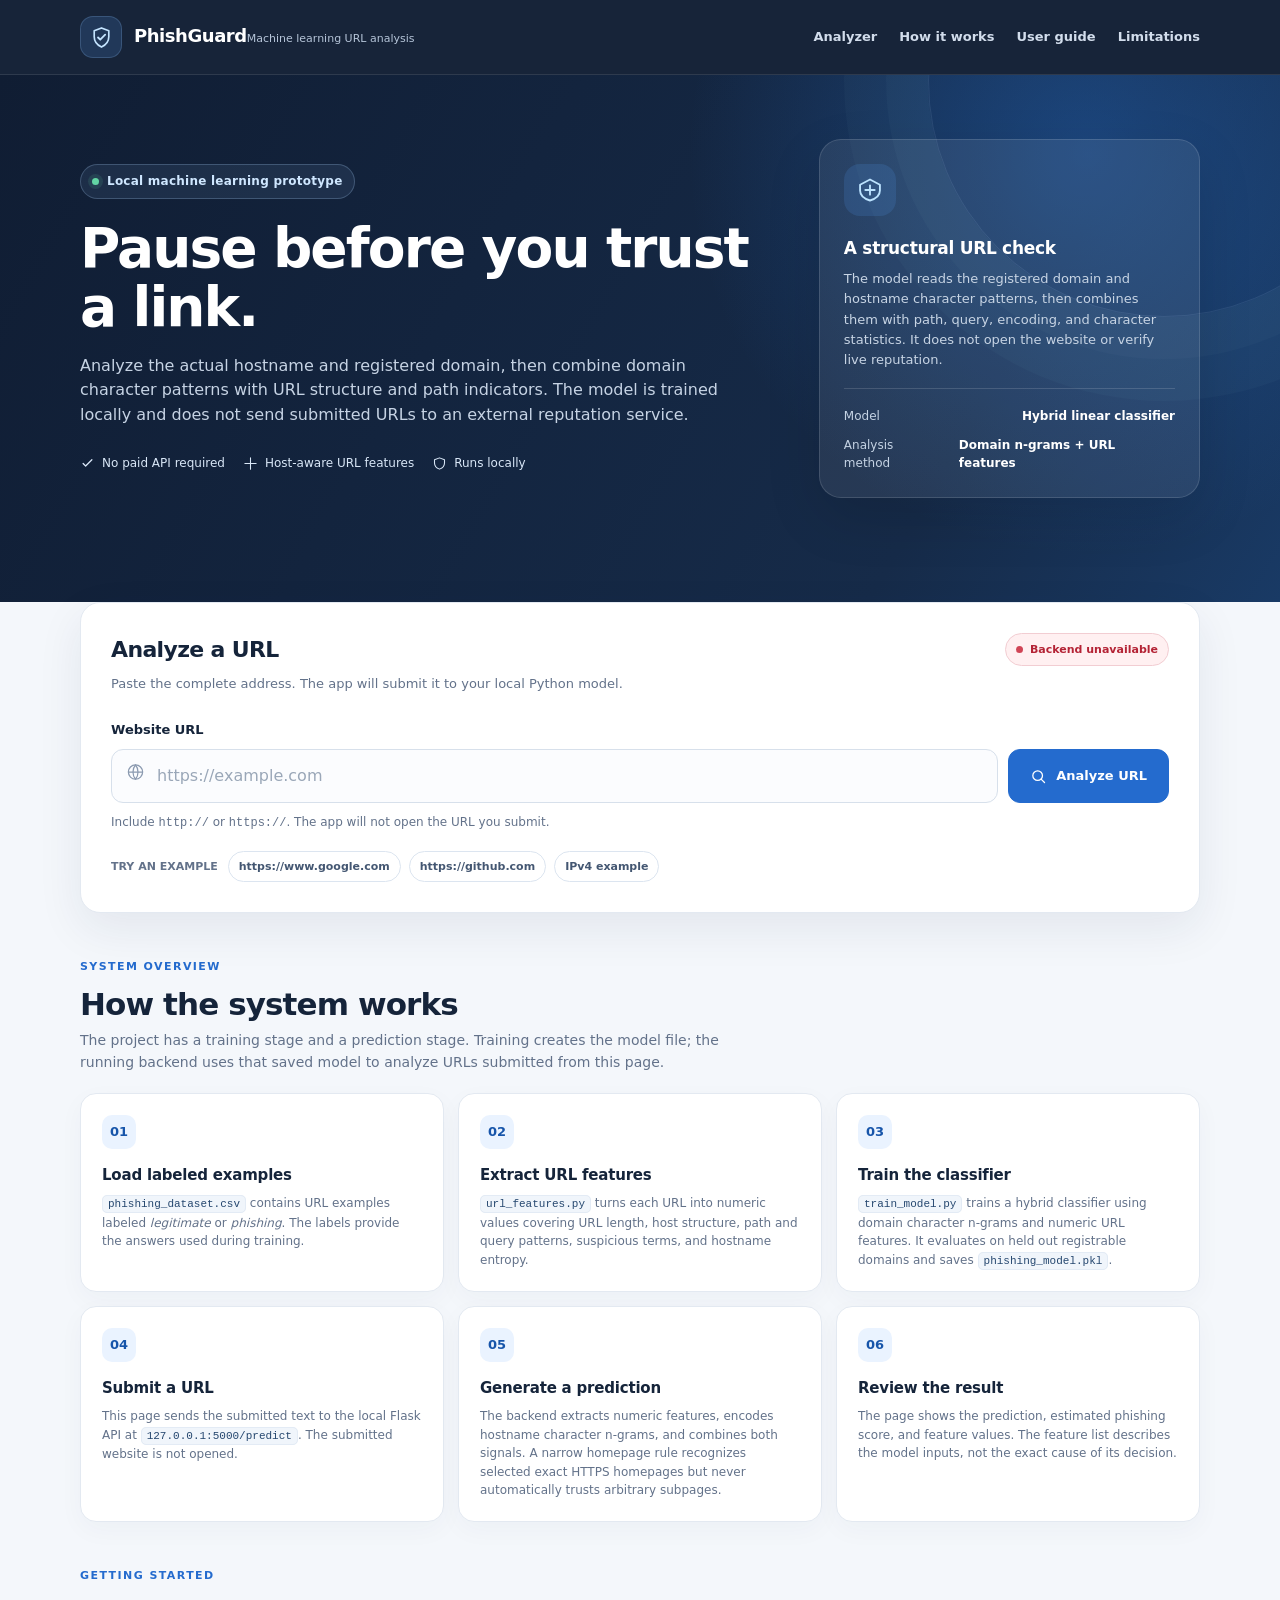
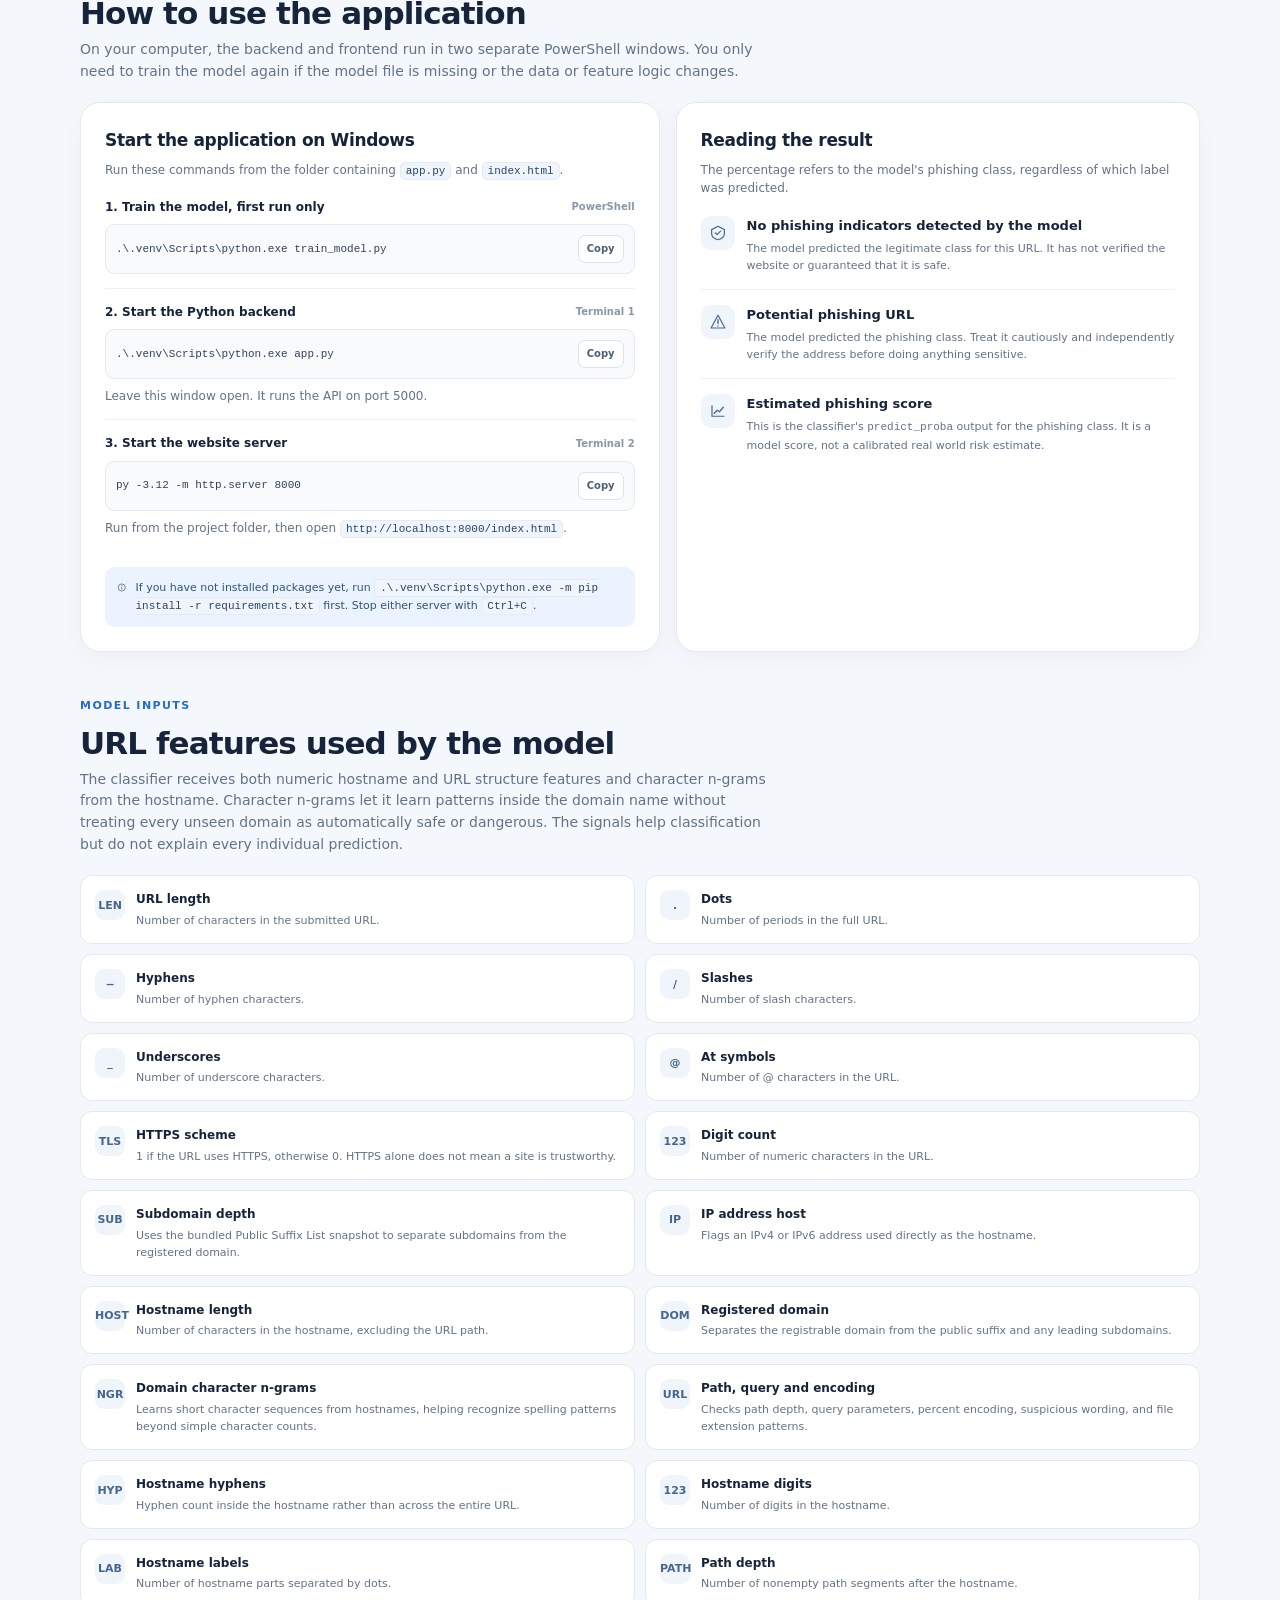
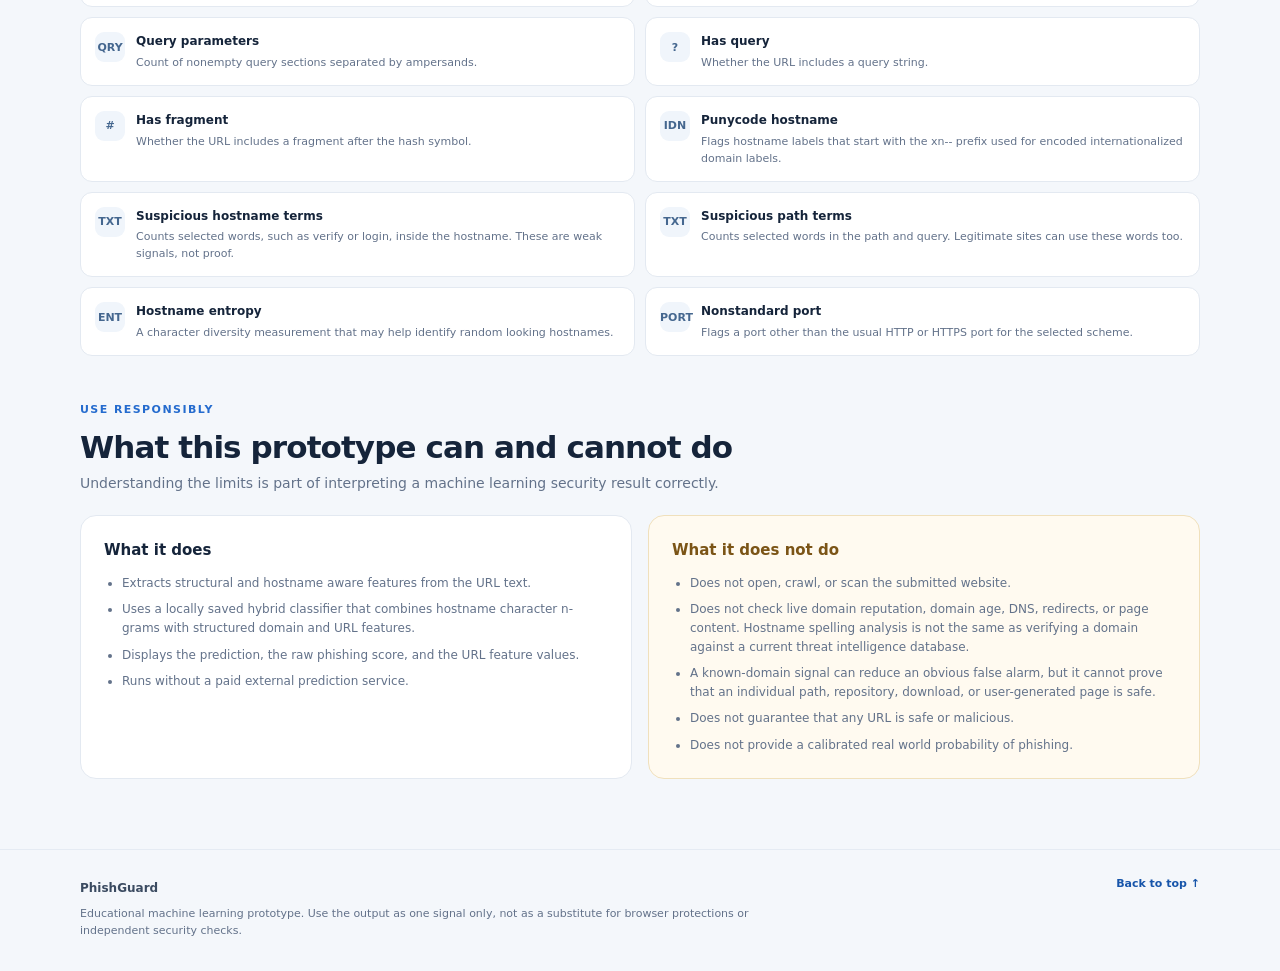
<file: index.html>
<!DOCTYPE html>
<html lang="en">
<head>
  <meta charset="UTF-8">
  <meta name="viewport" content="width=device-width, initial-scale=1.0">
  <meta name="theme-color" content="#101d33">
  <meta name="description" content="A local educational phishing URL detector using domain character patterns and URL structure features.">
  <title>PhishGuard | Phishing URL Detector</title>
  <style>
    :root {
      color-scheme: light;
      --ink: #15243a;
      --muted: #63728a;
      --muted-light: #8a97aa;
      --line: #e3e9f1;
      --surface: #ffffff;
      --page: #f4f7fb;
      --navy: #101d33;
      --blue: #246bce;
      --blue-dark: #1755aa;
      --blue-pale: #eaf3ff;
      --green: #13784d;
      --green-pale: #eaf8f0;
      --red: #b42335;
      --red-pale: #fff0f1;
      --amber: #99620b;
      --amber-pale: #fff7e5;
      --shadow: 0 16px 46px rgba(24, 44, 74, 0.08);
      --radius: 20px;
    }

    * { box-sizing: border-box; }
    html { scroll-behavior: smooth; scroll-padding-top: 88px; }
    body {
      margin: 0;
      background: var(--page);
      color: var(--ink);
      font-family: Inter, ui-sans-serif, system-ui, -apple-system, BlinkMacSystemFont, "Segoe UI", sans-serif;
      line-height: 1.55;
    }
    button, input { font: inherit; }
    button, a, input { -webkit-tap-highlight-color: transparent; }
    a { color: inherit; }
    button:focus-visible, a:focus-visible, input:focus-visible {
      outline: 3px solid #83b7ff;
      outline-offset: 3px;
    }
    .container { width: min(1120px, calc(100% - 40px)); margin: 0 auto; }

    .topbar {
      position: sticky;
      top: 0;
      z-index: 10;
      color: #fff;
      background: rgba(16, 29, 51, 0.97);
      border-bottom: 1px solid rgba(255,255,255,0.1);
      backdrop-filter: blur(14px);
    }
    .nav-row { min-height: 74px; display: flex; align-items: center; justify-content: space-between; gap: 24px; }
    .brand { display: flex; align-items: center; gap: 12px; text-decoration: none; min-width: 215px; }
    .brand-mark { width: 42px; height: 42px; display: grid; place-items: center; border-radius: 13px; color: #c4e4ff; background: rgba(90, 160, 255, .16); border: 1px solid rgba(151, 199, 255, .2); }
    .brand-name { font-size: 18px; font-weight: 780; letter-spacing: -0.45px; line-height: 1.2; }
    .brand-sub { color: #b6c5d9; font-size: 11px; margin-top: 4px; }
    .nav-links { display: flex; flex-wrap: wrap; justify-content: flex-end; align-items: center; gap: 22px; }
    .nav-links a { text-decoration: none; color: #d2ddec; font-size: 13px; font-weight: 600; transition: color .15s ease; }
    .nav-links a:hover { color: #fff; }

    .hero {
      position: relative;
      isolation: isolate;
      overflow: hidden;
      color: white;
      padding: 64px 0 104px;
      background: radial-gradient(circle at 85% 15%, rgba(39, 119, 220, .36), transparent 34%), linear-gradient(120deg, #101d33, #162b49 74%, #193a65);
    }
    .hero::after { content: ""; position: absolute; z-index: -1; width: 470px; height: 470px; border: 1px solid rgba(199, 224, 255, .1); border-radius: 50%; right: -120px; top: -230px; box-shadow: 0 0 0 42px rgba(199,224,255,.025), 0 0 0 84px rgba(199,224,255,.025); }
    .hero-grid { display: grid; grid-template-columns: minmax(0, 1.45fr) minmax(250px, .8fr); align-items: center; gap: 48px; }
    .eyebrow { display: inline-flex; align-items: center; gap: 8px; padding: 7px 11px; border: 1px solid rgba(176, 214, 255, .23); border-radius: 999px; background: rgba(151, 199, 255, .09); color: #cfe7ff; font-size: 12px; font-weight: 700; letter-spacing: .02em; }
    .eyebrow-dot { width: 7px; height: 7px; border-radius: 50%; background: #62d6a4; box-shadow: 0 0 0 4px rgba(98,214,164,.12); }
    h1 { max-width: 730px; margin: 20px 0 16px; font-size: clamp(34px, 4.5vw, 55px); line-height: 1.08; letter-spacing: -1.9px; }
    .hero-copy { max-width: 660px; margin: 0; color: #c6d3e4; font-size: 16px; }
    .hero-notes { display: flex; flex-wrap: wrap; gap: 10px 18px; margin-top: 26px; color: #d9e7f7; font-size: 12px; }
    .hero-notes span { display: inline-flex; gap: 7px; align-items: center; }
    .hero-aside { padding: 24px; background: rgba(255,255,255,.075); border: 1px solid rgba(255,255,255,.13); border-radius: 22px; box-shadow: 0 20px 55px rgba(0,0,0,.12); }
    .aside-symbol { width: 52px; height: 52px; display: grid; place-items: center; border-radius: 16px; color: #bce3ff; background: rgba(83,155,239,.16); margin-bottom: 19px; }
    .hero-aside h2 { margin: 0 0 8px; font-size: 17px; letter-spacing: -.3px; }
    .hero-aside p { margin: 0; color: #c7d4e4; font-size: 13px; }
    .aside-separator { height: 1px; background: rgba(255,255,255,.14); margin: 18px 0; }
    .aside-meta { display: flex; justify-content: space-between; gap: 16px; font-size: 12px; }
    .aside-meta span:first-child { color: #c5d3e4; }
    .aside-meta strong { color: #fff; font-weight: 650; }

    main { position: relative; margin-top: -52px; padding-bottom: 70px; }
    .analyzer-card, .content-card { background: var(--surface); border: 1px solid var(--line); border-radius: var(--radius); box-shadow: var(--shadow); }
    .analyzer-card { position: relative; z-index: 1; padding: 30px; }
    .section-heading { display: flex; justify-content: space-between; align-items: flex-start; gap: 18px; }
    .section-heading h2 { margin: 0; font-size: 22px; letter-spacing: -.65px; }
    .section-heading p { margin: 7px 0 0; color: var(--muted); font-size: 13px; }
    .api-status { display: inline-flex; align-items: center; gap: 7px; flex-shrink: 0; padding: 7px 10px; border: 1px solid var(--line); border-radius: 999px; background: #f9fbfe; color: var(--muted); font-size: 11px; font-weight: 750; }
    .api-status .status-dot { width: 7px; height: 7px; border-radius: 100%; background: #a5b0bf; }
    .api-status.online { color: var(--green); background: #f0faf4; border-color: #cfeedd; }
    .api-status.online .status-dot { background: #23a26d; }
    .api-status.warning { color: var(--amber); background: var(--amber-pale); border-color: #f0dfb6; }
    .api-status.warning .status-dot { background: #d18a12; }
    .api-status.offline { color: var(--red); background: var(--red-pale); border-color: #f2cdd2; }
    .api-status.offline .status-dot { background: #d04455; }

    .analyzer-form { margin-top: 26px; }
    .field-label { display: block; margin-bottom: 9px; font-size: 13px; font-weight: 750; }
    .input-row { display: flex; gap: 10px; }
    .url-input-wrap { position: relative; flex: 1; min-width: 0; }
    .url-input-icon { position: absolute; left: 15px; top: 50%; transform: translateY(-50%); color: #8b9ab0; pointer-events: none; }
    .url-input { width: 100%; min-height: 54px; padding: 13px 15px 13px 45px; border: 1px solid #d7e0eb; border-radius: 12px; background: #fbfcfe; color: var(--ink); transition: box-shadow .15s, border-color .15s; }
    .url-input::placeholder { color: #9aa7b8; }
    .url-input:focus { outline: none; border-color: #6ea6ed; box-shadow: 0 0 0 4px rgba(36,107,206,.11); background: white; }
    .url-input[aria-invalid="true"] { border-color: #d04455; box-shadow: 0 0 0 3px rgba(208,68,85,.08); }
    .primary-button { min-height: 54px; display: inline-flex; justify-content: center; align-items: center; gap: 9px; padding: 0 21px; border: 1px solid var(--blue); border-radius: 12px; background: var(--blue); color: white; cursor: pointer; font-weight: 750; font-size: 13px; white-space: nowrap; transition: background .15s ease, transform .15s ease; }
    .primary-button:hover:not(:disabled) { background: var(--blue-dark); transform: translateY(-1px); }
    .primary-button:disabled { opacity: .7; cursor: wait; }
    .button-spinner { width: 14px; height: 14px; border: 2px solid rgba(255,255,255,.45); border-top-color: white; border-radius: 50%; display: none; animation: spin .75s linear infinite; }
    .primary-button.loading .button-spinner { display: inline-block; }
    .form-hint { margin: 10px 0 0; color: var(--muted); font-size: 12px; }
    .field-error { min-height: 0; margin: 8px 0 0; color: var(--red); font-size: 12px; }
    .examples { display: flex; align-items: center; flex-wrap: wrap; gap: 8px; margin-top: 18px; }
    .examples-label { margin-right: 2px; color: var(--muted); font-size: 11px; font-weight: 750; }
    .example-chip { border: 1px solid #dce5f0; border-radius: 999px; background: white; color: #445772; padding: 6px 10px; cursor: pointer; font-size: 11px; font-weight: 650; }
    .example-chip:hover { border-color: #a8c7ef; color: var(--blue-dark); background: #f7fbff; }

    .result-card { margin-top: 24px; border: 1px solid var(--line); border-radius: 16px; overflow: hidden; }
    .result-card[hidden] { display: none; }
    .result-top { padding: 20px 22px; display: flex; justify-content: space-between; align-items: flex-start; gap: 18px; }
    .result-main { display: flex; align-items: flex-start; gap: 13px; min-width: 0; }
    .result-icon { flex-shrink: 0; width: 42px; height: 42px; display: grid; place-items: center; border-radius: 13px; }
    .result-card.result-phishing .result-icon { background: #ffe0e3; color: var(--red); }
    .result-card.result-legitimate .result-icon { background: #d8f5e5; color: var(--green); }
    .result-title { margin: 0; font-size: 17px; letter-spacing: -.25px; }
    .result-copy { margin: 4px 0 0; color: var(--muted); font-size: 12px; }
    .result-badge { flex-shrink: 0; border-radius: 999px; padding: 6px 9px; font-size: 10px; font-weight: 800; letter-spacing: .035em; text-transform: uppercase; }
    .result-card.result-phishing { background: linear-gradient(180deg, #fffafa, #fff); border-color: #f0cdd2; }
    .result-card.result-legitimate { background: linear-gradient(180deg, #f5fcf7, #fff); border-color: #cfe9d9; }
    .result-card.result-phishing .result-badge { color: var(--red); background: #ffe8ea; }
    .result-card.result-legitimate .result-badge { color: var(--green); background: #e0f6e9; }
    .result-card.result-review { background: linear-gradient(180deg, #fffaf0, #fff); border-color: #ead6a7; }
    .result-card.result-review .result-icon { background: #fff0c2; color: #895d0a; }
    .result-card.result-review .result-badge { color: #80580b; background: #fff0c2; }
    .result-card.result-review .score-fill { background: linear-gradient(90deg, #efc76b, #d28a1a); }
    .result-body { padding: 0 22px 22px; }
    .submitted-url { overflow-wrap: anywhere; border: 1px solid #e5eaf0; background: #f7f9fc; border-radius: 10px; padding: 11px 12px; color: #465772; font-size: 12px; }
    .score-area { margin-top: 20px; }
    .score-label-row { display: flex; justify-content: space-between; align-items: baseline; gap: 14px; }
    .score-label { font-size: 12px; font-weight: 750; }
    .score-value { font-size: 24px; font-weight: 820; letter-spacing: -.7px; font-variant-numeric: tabular-nums; }
    .score-track { overflow: hidden; height: 8px; margin-top: 10px; background: #e8edf3; border-radius: 100px; }
    .score-fill { height: 100%; width: 0; border-radius: inherit; transition: width .45s ease; }
    .result-card.result-phishing .score-fill { background: linear-gradient(90deg, #ee9a55, #ce3447); }
    .result-card.result-legitimate .score-fill { background: linear-gradient(90deg, #8ad9af, #1f9b65); }
    .score-explainer { margin: 8px 0 0; color: var(--muted); font-size: 11px; }
    .analysis-breakdown { display: grid; grid-template-columns: repeat(2, minmax(0, 1fr)); gap: 12px; margin-top: 14px; }
    .analysis-block { min-width: 0; padding: 14px; border: 1px solid #e5eaf1; border-radius: 12px; background: #fbfcfe; }
    .analysis-block h4 { margin: 0 0 8px; font-size: 12px; }
    .analysis-identity { margin: 0 0 8px; color: #34465e; font-size: 11px; overflow-wrap: anywhere; }
    .indicator-list { margin: 0; padding-left: 16px; color: var(--muted); font-size: 11px; line-height: 1.5; }
    .indicator-list li + li { margin-top: 4px; }
    .feature-heading { margin: 23px 0 10px; font-size: 12px; font-weight: 800; }
    .feature-grid { display: grid; grid-template-columns: repeat(5, minmax(0, 1fr)); gap: 8px; }
    .feature-item { min-width: 0; padding: 10px; border: 1px solid #e5eaf1; border-radius: 10px; background: white; }
    .feature-label { display: block; color: var(--muted); font-size: 10px; line-height: 1.35; }
    .feature-value { display: block; margin-top: 4px; font-size: 15px; font-weight: 800; font-variant-numeric: tabular-nums; overflow-wrap: anywhere; }
    .risk-reminder { display: flex; gap: 9px; align-items: flex-start; margin-top: 18px; padding: 12px 13px; border: 1px solid #f0dfb6; border-radius: 11px; background: var(--amber-pale); color: #72501a; font-size: 11px; }
    .risk-reminder strong { color: #63430e; }

    .content-section { margin-top: 40px; }
    .section-intro { max-width: 690px; margin-bottom: 20px; }
    .section-kicker { color: var(--blue); font-size: 11px; font-weight: 850; letter-spacing: .13em; text-transform: uppercase; }
    .section-intro h2 { margin: 8px 0 7px; font-size: clamp(24px, 3vw, 31px); line-height: 1.2; letter-spacing: -.9px; }
    .section-intro p { margin: 0; color: var(--muted); font-size: 14px; }
    .steps-grid { display: grid; grid-template-columns: repeat(3, minmax(0, 1fr)); gap: 14px; }
    .step-card { background: var(--surface); border: 1px solid var(--line); border-radius: 16px; padding: 21px; box-shadow: 0 8px 26px rgba(24,44,74,.035); }
    .step-number { width: 34px; height: 34px; display: grid; place-items: center; border-radius: 10px; background: var(--blue-pale); color: var(--blue-dark); font-size: 13px; font-weight: 850; }
    .step-card h3 { margin: 15px 0 7px; font-size: 15px; letter-spacing: -.2px; }
    .step-card p { margin: 0; color: var(--muted); font-size: 12px; }
    code, .code-line { font-family: ui-monospace, SFMono-Regular, Consolas, monospace; }
    .step-card code, .guide-block code { color: #25476f; background: #f0f5fb; border: 1px solid #e3ebf5; border-radius: 5px; padding: 2px 5px; font-size: 11px; overflow-wrap: anywhere; }

    .guide-grid { display: grid; grid-template-columns: minmax(0, 1.05fr) minmax(0, .95fr); gap: 16px; align-items: stretch; }
    .content-card { padding: 24px; box-shadow: 0 8px 26px rgba(24,44,74,.035); }
    .content-card h3 { margin: 0; font-size: 17px; letter-spacing: -.35px; }
    .card-description { margin: 7px 0 18px; color: var(--muted); font-size: 12px; }
    .command-group { padding: 14px 0; border-top: 1px solid #edf0f5; }
    .command-group:first-of-type { border-top: 0; padding-top: 0; }
    .command-title { margin-bottom: 8px; display: flex; justify-content: space-between; align-items: center; gap: 12px; font-size: 12px; font-weight: 800; }
    .terminal-label { color: var(--muted-light); font-size: 10px; font-weight: 700; }
    .code-block { display: flex; align-items: center; gap: 8px; padding: 10px; border: 1px solid #e5eaf1; border-radius: 9px; background: #f8fafc; }
    .code-block code { flex: 1; min-width: 0; background: none; border: 0; padding: 0; color: #31435b; overflow-wrap: anywhere; font-size: 11px; }
    .copy-button { flex-shrink: 0; border: 1px solid #dbe4ee; border-radius: 7px; padding: 5px 8px; background: #fff; color: #4b5f7a; cursor: pointer; font-size: 10px; font-weight: 750; }
    .copy-button:hover { background: #eff6ff; border-color: #bad2f1; }
    .guide-note { display: flex; gap: 9px; padding: 12px; margin-top: 15px; border-radius: 10px; background: var(--blue-pale); color: #31547d; font-size: 11px; }
    .workflow { display: flex; flex-direction: column; gap: 0; }
    .workflow-item { display: grid; grid-template-columns: 34px 1fr; gap: 12px; padding: 15px 0; border-top: 1px solid #edf0f5; }
    .workflow-item:first-child { border-top: 0; padding-top: 0; }
    .workflow-icon { width: 34px; height: 34px; display: grid; place-items: center; border-radius: 10px; background: #f0f5fb; color: #476994; }
    .workflow-item h4 { margin: 0 0 4px; font-size: 13px; }
    .workflow-item p { margin: 0; color: var(--muted); font-size: 11px; }

    .feature-explainer { display: grid; grid-template-columns: repeat(2, minmax(0, 1fr)); gap: 10px; }
    .feature-explainer-item { display: flex; gap: 11px; padding: 14px; background: #fff; border: 1px solid var(--line); border-radius: 12px; }
    .feature-mini-icon { flex-shrink: 0; width: 30px; height: 30px; display: grid; place-items: center; border-radius: 9px; background: #f0f5fb; color: #45678f; font-weight: 800; font-size: 11px; }
    .feature-explainer-item strong { display: block; margin: 0 0 3px; font-size: 12px; }
    .feature-explainer-item span { display: block; color: var(--muted); font-size: 11px; }

    .limitations { display: grid; grid-template-columns: minmax(0, 1fr) minmax(0, 1fr); gap: 16px; }
    .limit-panel { padding: 23px; border-radius: 16px; border: 1px solid var(--line); background: white; }
    .limit-panel h3 { margin: 0 0 12px; font-size: 15px; }
    .limit-panel ul { margin: 0; padding-left: 18px; color: var(--muted); font-size: 12px; }
    .limit-panel li + li { margin-top: 8px; }
    .limit-panel.warning { background: #fffaf0; border-color: #f0e0bc; }
    .limit-panel.warning h3 { color: #7b5416; }

    .footer { padding: 25px 0 36px; border-top: 1px solid #e5ebf3; color: var(--muted); }
    .footer-row { display: flex; align-items: flex-start; justify-content: space-between; gap: 20px; }
    .footer strong { color: #3b4b61; font-size: 12px; }
    .footer p { max-width: 710px; margin: 6px 0 0; font-size: 11px; }
    .footer a { color: var(--blue-dark); text-decoration: none; font-size: 11px; font-weight: 750; }
    .sr-only { position: absolute; width: 1px; height: 1px; padding: 0; margin: -1px; overflow: hidden; clip: rect(0,0,0,0); white-space: nowrap; border: 0; }
    .toast { position: fixed; z-index: 25; bottom: 20px; left: 50%; transform: translate(-50%, 12px); opacity: 0; pointer-events: none; padding: 10px 14px; color: white; background: #172a45; border-radius: 10px; box-shadow: var(--shadow); font-size: 12px; transition: opacity .2s, transform .2s; }
    .toast.visible { opacity: 1; transform: translate(-50%, 0); }
    @keyframes spin { to { transform: rotate(360deg); } }

    @media (max-width: 850px) {
      .hero-grid { grid-template-columns: minmax(0, 1.2fr) minmax(220px, .8fr); gap: 25px; }
      .nav-links { gap: 13px; }
      .steps-grid { grid-template-columns: repeat(2, minmax(0,1fr)); }
      .feature-grid { grid-template-columns: repeat(5, minmax(0,1fr)); }
    }
    @media (max-width: 650px) {
      .container { width: min(100% - 28px, 560px); }
      .nav-row { min-height: 66px; }
      .brand { min-width: 0; }
      .brand-sub { display: none; }
      .nav-links { gap: 12px; }
      .nav-links a { font-size: 11px; }
      .nav-links a:nth-child(4) { display: none; }
      .hero { padding: 44px 0 82px; }
      .hero-grid { display: block; }
      .hero-aside { display: none; }
      h1 { letter-spacing: -1.2px; }
      .hero-copy { font-size: 14px; }
      main { margin-top: -40px; }
      .analyzer-card { padding: 21px 17px; }
      .section-heading { display: block; }
      .api-status { margin-top: 14px; }
      .input-row { display: grid; grid-template-columns: 1fr; }
      .primary-button { width: 100%; }
      .result-top { padding: 17px; }
      .result-body { padding: 0 17px 18px; }
      .result-top { gap: 10px; }
      .result-badge { font-size: 9px; }
      .feature-grid { grid-template-columns: repeat(2, minmax(0,1fr)); }
      .analysis-breakdown { grid-template-columns: 1fr; }
      .steps-grid, .guide-grid, .limitations { grid-template-columns: 1fr; }
      .step-card { padding: 18px; }
      .feature-explainer { grid-template-columns: 1fr; }
      .content-card { padding: 20px; }
      .footer-row { display: block; }
      .footer a { display: inline-block; margin-top: 10px; }
    }
    @media (prefers-reduced-motion: reduce) {
      *, *::before, *::after { scroll-behavior: auto !important; animation-duration: .01ms !important; animation-iteration-count: 1 !important; transition-duration: .01ms !important; }
    }
  </style>
</head>
<body>
  <header class="topbar">
    <div class="container nav-row">
      <a class="brand" href="#top" aria-label="PhishGuard home">
        <span class="brand-mark" aria-hidden="true">
          <svg width="25" height="25" viewBox="0 0 24 24" fill="none"><path d="M12 2.8 19 5.6v5.7c0 4.5-2.8 7.9-7 9.9-4.2-2-7-5.4-7-9.9V5.6l7-2.8Z" stroke="currentColor" stroke-width="1.6" stroke-linejoin="round"/><path d="m8.7 12 2.1 2.1 4.7-4.8" stroke="currentColor" stroke-width="1.8" stroke-linecap="round" stroke-linejoin="round"/></svg>
        </span>
        <span><span class="brand-name">PhishGuard</span><span class="brand-sub">Machine learning URL analysis</span></span>
      </a>
      <nav class="nav-links" aria-label="Main navigation">
        <a href="#analyzer">Analyzer</a>
        <a href="#how-it-works">How it works</a>
        <a href="#user-guide">User guide</a>
        <a href="#limitations">Limitations</a>
      </nav>
    </div>
  </header>

  <section class="hero" id="top">
    <div class="container hero-grid">
      <div>
        <div class="eyebrow"><span class="eyebrow-dot"></span> Local machine learning prototype</div>
        <h1>Pause before you trust a link.</h1>
        <p class="hero-copy">Analyze the actual hostname and registered domain, then combine domain character patterns with URL structure and path indicators. The model is trained locally and does not send submitted URLs to an external reputation service.</p>
        <div class="hero-notes">
          <span><svg width="15" height="15" viewBox="0 0 24 24" fill="none"><path d="m5 12 4 4L19 6" stroke="currentColor" stroke-width="2" stroke-linecap="round" stroke-linejoin="round"/></svg> No paid API required</span>
          <span><svg width="15" height="15" viewBox="0 0 24 24" fill="none"><path d="M12 3v18M3 12h18" stroke="currentColor" stroke-width="1.7" stroke-linecap="round"/></svg> Host-aware URL features</span>
          <span><svg width="15" height="15" viewBox="0 0 24 24" fill="none"><path d="M12 3 4 6v5c0 5 3 8 8 10 5-2 8-5 8-10V6l-8-3Z" stroke="currentColor" stroke-width="1.7" stroke-linejoin="round"/></svg> Runs locally</span>
        </div>
      </div>
      <aside class="hero-aside" aria-label="About the model">
        <div class="aside-symbol" aria-hidden="true"><svg width="28" height="28" viewBox="0 0 24 24" fill="none"><path d="M12 3 3.5 7.5v5c0 4.3 3.2 7 8.5 8.5 5.3-1.5 8.5-4.2 8.5-8.5v-5L12 3Z" stroke="currentColor" stroke-width="1.6" stroke-linejoin="round"/><path d="M8 12h8M12 8v8" stroke="currentColor" stroke-width="1.6" stroke-linecap="round"/></svg></div>
        <h2>A structural URL check</h2>
        <p>The model reads the registered domain and hostname character patterns, then combines them with path, query, encoding, and character statistics. It does not open the website or verify live reputation.</p>
        <div class="aside-separator"></div>
        <div class="aside-meta"><span>Model</span><strong>Hybrid linear classifier</strong></div>
        <div class="aside-meta" style="margin-top:10px"><span>Analysis method</span><strong>Domain n-grams + URL features</strong></div>
      </aside>
    </div>
  </section>

  <main class="container">
    <section class="analyzer-card" id="analyzer" aria-labelledby="analyzer-heading">
      <div class="section-heading">
        <div>
          <h2 id="analyzer-heading">Analyze a URL</h2>
          <p>Paste the complete address. The app will submit it to your local Python model.</p>
        </div>
        <div class="api-status" id="apiStatus" role="status" aria-live="polite"><span class="status-dot"></span><span id="apiStatusText">Checking backend</span></div>
      </div>

      <form class="analyzer-form" id="urlForm" novalidate>
        <label class="field-label" for="urlInput">Website URL</label>
        <div class="input-row">
          <div class="url-input-wrap">
            <span class="url-input-icon" aria-hidden="true"><svg width="19" height="19" viewBox="0 0 24 24" fill="none"><circle cx="12" cy="12" r="9" stroke="currentColor" stroke-width="1.6"/><path d="M3.5 12h17M12 3c2.2 2.4 3.2 5.4 3.2 9s-1 6.6-3.2 9c-2.2-2.4-3.2-5.4-3.2-9S9.8 5.4 12 3Z" stroke="currentColor" stroke-width="1.5"/></svg></span>
            <input class="url-input" id="urlInput" name="url" type="url" placeholder="https://example.com" autocomplete="url" autocapitalize="none" spellcheck="false" required aria-describedby="formHint fieldError">
          </div>
          <button class="primary-button" id="analyzeButton" type="submit"><span class="button-spinner" aria-hidden="true"></span><svg class="button-icon" width="17" height="17" viewBox="0 0 24 24" fill="none" aria-hidden="true"><circle cx="10.8" cy="10.8" r="6.8" stroke="currentColor" stroke-width="1.8"/><path d="m16 16 4.5 4.5" stroke="currentColor" stroke-width="1.8" stroke-linecap="round"/></svg><span id="analyzeButtonText">Analyze URL</span></button>
        </div>
        <p class="form-hint" id="formHint">Include <code>http://</code> or <code>https://</code>. The app will not open the URL you submit.</p>
        <p class="field-error" id="fieldError" role="alert"></p>
      </form>

      <div class="examples" aria-label="Example URLs">
        <span class="examples-label">TRY AN EXAMPLE</span>
        <button class="example-chip" type="button" data-example="https://www.google.com">https://www.google.com</button>
        <button class="example-chip" type="button" data-example="https://github.com">https://github.com</button>
        <button class="example-chip" type="button" data-example="http://192.168.1.1/login">IPv4 example</button>
      </div>

      <section class="result-card" id="resultCard" aria-live="polite" aria-atomic="false" hidden>
        <div class="result-top">
          <div class="result-main">
            <div class="result-icon" id="resultIcon" aria-hidden="true"></div>
            <div>
              <h3 class="result-title" id="resultTitle">Analysis result</h3>
              <p class="result-copy" id="resultCopy"></p>
            </div>
          </div>
          <span class="result-badge" id="resultBadge">Model output</span>
        </div>
        <div class="result-body">
          <div class="submitted-url" id="submittedUrl"></div>
          <div class="analysis-breakdown" aria-label="Separate domain and URL analysis">
            <section class="analysis-block">
              <h4>Domain name check</h4>
              <p class="analysis-identity" id="domainIdentity">Domain information will appear here.</p>
              <ul class="indicator-list" id="domainIndicators"></ul>
            </section>
            <section class="analysis-block">
              <h4>URL character and path check</h4>
              <p class="analysis-identity" id="urlIdentity">Path and query findings will appear here.</p>
              <ul class="indicator-list" id="urlIndicators"></ul>
            </section>
          </div>
          <div class="score-area">
            <div class="score-label-row"><span class="score-label" id="scoreLabel">Estimated phishing score</span><strong class="score-value" id="scoreValue">0%</strong></div>
            <div class="score-track" id="scoreTrack" role="progressbar" aria-label="Estimated phishing score" aria-valuemin="0" aria-valuemax="100" aria-valuenow="0"><div class="score-fill" id="scoreFill"></div></div>
            <p class="score-explainer" id="scoreExplainer">This is the model's estimated probability for the phishing class. It is not a verified real world risk percentage.</p>
          </div>
          <h4 class="feature-heading">URL characteristics supplied to the model</h4>
          <div class="feature-grid" id="featureGrid"></div>
          <div class="risk-reminder"><svg width="17" height="17" viewBox="0 0 24 24" fill="none" aria-hidden="true"><path d="M12 3 2.8 20h18.4L12 3Z" stroke="currentColor" stroke-width="1.7" stroke-linejoin="round"/><path d="M12 9v5M12 17.2v.1" stroke="currentColor" stroke-width="1.9" stroke-linecap="round"/></svg><span><strong>Remember:</strong> a legitimate prediction is not a guarantee that a website is safe. Check the address carefully and avoid entering sensitive information when in doubt.</span></div>
        </div>
      </section>
    </section>

    <section class="content-section" id="how-it-works">
      <div class="section-intro">
        <span class="section-kicker">System overview</span>
        <h2>How the system works</h2>
        <p>The project has a training stage and a prediction stage. Training creates the model file; the running backend uses that saved model to analyze URLs submitted from this page.</p>
      </div>
      <div class="steps-grid">
        <article class="step-card"><div class="step-number">01</div><h3>Load labeled examples</h3><p><code>phishing_dataset.csv</code> contains URL examples labeled <em>legitimate</em> or <em>phishing</em>. The labels provide the answers used during training.</p></article>
        <article class="step-card"><div class="step-number">02</div><h3>Extract URL features</h3><p><code>url_features.py</code> turns each URL into numeric values covering URL length, host structure, path and query patterns, suspicious terms, and hostname entropy.</p></article>
        <article class="step-card"><div class="step-number">03</div><h3>Train the classifier</h3><p><code>train_model.py</code> trains a hybrid classifier using domain character n-grams and numeric URL features. It evaluates on held out registrable domains and saves <code>phishing_model.pkl</code>.</p></article>
        <article class="step-card"><div class="step-number">04</div><h3>Submit a URL</h3><p>This page sends the submitted text to the local Flask API at <code>127.0.0.1:5000/predict</code>. The submitted website is not opened.</p></article>
        <article class="step-card"><div class="step-number">05</div><h3>Generate a prediction</h3><p>The backend extracts numeric features, encodes hostname character n-grams, and combines both signals. A narrow homepage rule recognizes selected exact HTTPS homepages but never automatically trusts arbitrary subpages.</p></article>
        <article class="step-card"><div class="step-number">06</div><h3>Review the result</h3><p>The page shows the prediction, estimated phishing score, and feature values. The feature list describes the model inputs, not the exact cause of its decision.</p></article>
      </div>
    </section>

    <section class="content-section" id="user-guide">
      <div class="section-intro">
        <span class="section-kicker">Getting started</span>
        <h2>How to use the application</h2>
        <p>On your computer, the backend and frontend run in two separate PowerShell windows. You only need to train the model again if the model file is missing or the data or feature logic changes.</p>
      </div>
      <div class="guide-grid">
        <article class="content-card guide-block">
          <h3>Start the application on Windows</h3>
          <p class="card-description">Run these commands from the folder containing <code>app.py</code> and <code>index.html</code>.</p>
          <div class="command-group">
            <div class="command-title"><span>1. Train the model, first run only</span><span class="terminal-label">PowerShell</span></div>
            <div class="code-block"><code> .\.venv\Scripts\python.exe train_model.py</code><button class="copy-button" type="button" data-copy=".\.venv\Scripts\python.exe train_model.py">Copy</button></div>
          </div>
          <div class="command-group">
            <div class="command-title"><span>2. Start the Python backend</span><span class="terminal-label">Terminal 1</span></div>
            <div class="code-block"><code> .\.venv\Scripts\python.exe app.py</code><button class="copy-button" type="button" data-copy=".\.venv\Scripts\python.exe app.py">Copy</button></div>
            <p class="card-description" style="margin:8px 0 0">Leave this window open. It runs the API on port 5000.</p>
          </div>
          <div class="command-group">
            <div class="command-title"><span>3. Start the website server</span><span class="terminal-label">Terminal 2</span></div>
            <div class="code-block"><code>py -3.12 -m http.server 8000</code><button class="copy-button" type="button" data-copy="py -3.12 -m http.server 8000">Copy</button></div>
            <p class="card-description" style="margin:8px 0 0">Run from the project folder, then open <code>http://localhost:8000/index.html</code>.</p>
          </div>
          <div class="guide-note"><svg width="17" height="17" viewBox="0 0 24 24" fill="none" aria-hidden="true"><circle cx="12" cy="12" r="9" stroke="currentColor" stroke-width="1.7"/><path d="M12 11v5M12 7.5v.1" stroke="currentColor" stroke-width="1.8" stroke-linecap="round"/></svg><span>If you have not installed packages yet, run <code> .\.venv\Scripts\python.exe -m pip install -r requirements.txt</code> first. Stop either server with <code>Ctrl+C</code>.</span></div>
        </article>
        <article class="content-card">
          <h3>Reading the result</h3>
          <p class="card-description">The percentage refers to the model's phishing class, regardless of which label was predicted.</p>
          <div class="workflow">
            <div class="workflow-item"><div class="workflow-icon" aria-hidden="true"><svg width="18" height="18" viewBox="0 0 24 24" fill="none"><path d="M12 3 3.5 7.5v5c0 4.3 3.2 7 8.5 8.5 5.3-1.5 8.5-4.2 8.5-8.5v-5L12 3Z" stroke="currentColor" stroke-width="1.6" stroke-linejoin="round"/><path d="m8.5 12 2.2 2.2 4.7-4.7" stroke="currentColor" stroke-width="1.7" stroke-linecap="round" stroke-linejoin="round"/></svg></div><div><h4>No phishing indicators detected by the model</h4><p>The model predicted the legitimate class for this URL. It has not verified the website or guaranteed that it is safe.</p></div></div>
            <div class="workflow-item"><div class="workflow-icon" aria-hidden="true"><svg width="18" height="18" viewBox="0 0 24 24" fill="none"><path d="M12 3 2.8 20h18.4L12 3Z" stroke="currentColor" stroke-width="1.6" stroke-linejoin="round"/><path d="M12 9v5M12 17.2v.1" stroke="currentColor" stroke-width="1.8" stroke-linecap="round"/></svg></div><div><h4>Potential phishing URL</h4><p>The model predicted the phishing class. Treat it cautiously and independently verify the address before doing anything sensitive.</p></div></div>
            <div class="workflow-item"><div class="workflow-icon" aria-hidden="true"><svg width="18" height="18" viewBox="0 0 24 24" fill="none"><path d="M4 19V5m0 14h16" stroke="currentColor" stroke-width="1.6" stroke-linecap="round"/><path d="m7 15 4-4 3 2 5-6" stroke="currentColor" stroke-width="1.8" stroke-linecap="round" stroke-linejoin="round"/></svg></div><div><h4>Estimated phishing score</h4><p>This is the classifier's <code>predict_proba</code> output for the phishing class. It is a model score, not a calibrated real world risk estimate.</p></div></div>
          </div>
        </article>
      </div>
    </section>

    <section class="content-section" id="features">
      <div class="section-intro">
        <span class="section-kicker">Model inputs</span>
        <h2>URL features used by the model</h2>
        <p>The classifier receives both numeric hostname and URL structure features and character n-grams from the hostname. Character n-grams let it learn patterns inside the domain name without treating every unseen domain as automatically safe or dangerous. The signals help classification but do not explain every individual prediction.</p>
      </div>
      <div class="feature-explainer">
        <div class="feature-explainer-item"><div class="feature-mini-icon">LEN</div><div><strong>URL length</strong><span>Number of characters in the submitted URL.</span></div></div>
        <div class="feature-explainer-item"><div class="feature-mini-icon">.</div><div><strong>Dots</strong><span>Number of periods in the full URL.</span></div></div>
        <div class="feature-explainer-item"><div class="feature-mini-icon">−</div><div><strong>Hyphens</strong><span>Number of hyphen characters.</span></div></div>
        <div class="feature-explainer-item"><div class="feature-mini-icon">/</div><div><strong>Slashes</strong><span>Number of slash characters.</span></div></div>
        <div class="feature-explainer-item"><div class="feature-mini-icon">_</div><div><strong>Underscores</strong><span>Number of underscore characters.</span></div></div>
        <div class="feature-explainer-item"><div class="feature-mini-icon">@</div><div><strong>At symbols</strong><span>Number of @ characters in the URL.</span></div></div>
        <div class="feature-explainer-item"><div class="feature-mini-icon">TLS</div><div><strong>HTTPS scheme</strong><span>1 if the URL uses HTTPS, otherwise 0. HTTPS alone does not mean a site is trustworthy.</span></div></div>
        <div class="feature-explainer-item"><div class="feature-mini-icon">123</div><div><strong>Digit count</strong><span>Number of numeric characters in the URL.</span></div></div>
        <div class="feature-explainer-item"><div class="feature-mini-icon">SUB</div><div><strong>Subdomain depth</strong><span>Uses the bundled Public Suffix List snapshot to separate subdomains from the registered domain.</span></div></div>
        <div class="feature-explainer-item"><div class="feature-mini-icon">IP</div><div><strong>IP address host</strong><span>Flags an IPv4 or IPv6 address used directly as the hostname.</span></div></div>
        <div class="feature-explainer-item"><div class="feature-mini-icon">HOST</div><div><strong>Hostname length</strong><span>Number of characters in the hostname, excluding the URL path.</span></div></div>
        <div class="feature-explainer-item"><div class="feature-mini-icon">DOM</div><div><strong>Registered domain</strong><span>Separates the registrable domain from the public suffix and any leading subdomains.</span></div></div>
        <div class="feature-explainer-item"><div class="feature-mini-icon">NGR</div><div><strong>Domain character n-grams</strong><span>Learns short character sequences from hostnames, helping recognize spelling patterns beyond simple character counts.</span></div></div>
        <div class="feature-explainer-item"><div class="feature-mini-icon">URL</div><div><strong>Path, query and encoding</strong><span>Checks path depth, query parameters, percent encoding, suspicious wording, and file extension patterns.</span></div></div>
        <div class="feature-explainer-item"><div class="feature-mini-icon">HYP</div><div><strong>Hostname hyphens</strong><span>Hyphen count inside the hostname rather than across the entire URL.</span></div></div>
        <div class="feature-explainer-item"><div class="feature-mini-icon">123</div><div><strong>Hostname digits</strong><span>Number of digits in the hostname.</span></div></div>
        <div class="feature-explainer-item"><div class="feature-mini-icon">LAB</div><div><strong>Hostname labels</strong><span>Number of hostname parts separated by dots.</span></div></div>
        <div class="feature-explainer-item"><div class="feature-mini-icon">PATH</div><div><strong>Path depth</strong><span>Number of nonempty path segments after the hostname.</span></div></div>
        <div class="feature-explainer-item"><div class="feature-mini-icon">QRY</div><div><strong>Query parameters</strong><span>Count of nonempty query sections separated by ampersands.</span></div></div>
        <div class="feature-explainer-item"><div class="feature-mini-icon">?</div><div><strong>Has query</strong><span>Whether the URL includes a query string.</span></div></div>
        <div class="feature-explainer-item"><div class="feature-mini-icon">#</div><div><strong>Has fragment</strong><span>Whether the URL includes a fragment after the hash symbol.</span></div></div>
        <div class="feature-explainer-item"><div class="feature-mini-icon">IDN</div><div><strong>Punycode hostname</strong><span>Flags hostname labels that start with the xn-- prefix used for encoded internationalized domain labels.</span></div></div>
        <div class="feature-explainer-item"><div class="feature-mini-icon">TXT</div><div><strong>Suspicious hostname terms</strong><span>Counts selected words, such as verify or login, inside the hostname. These are weak signals, not proof.</span></div></div>
        <div class="feature-explainer-item"><div class="feature-mini-icon">TXT</div><div><strong>Suspicious path terms</strong><span>Counts selected words in the path and query. Legitimate sites can use these words too.</span></div></div>
        <div class="feature-explainer-item"><div class="feature-mini-icon">ENT</div><div><strong>Hostname entropy</strong><span>A character diversity measurement that may help identify random looking hostnames.</span></div></div>
        <div class="feature-explainer-item"><div class="feature-mini-icon">PORT</div><div><strong>Nonstandard port</strong><span>Flags a port other than the usual HTTP or HTTPS port for the selected scheme.</span></div></div>
      </div>
    </section>

    <section class="content-section" id="limitations">
      <div class="section-intro">
        <span class="section-kicker">Use responsibly</span>
        <h2>What this prototype can and cannot do</h2>
        <p>Understanding the limits is part of interpreting a machine learning security result correctly.</p>
      </div>
      <div class="limitations">
        <article class="limit-panel">
          <h3>What it does</h3>
          <ul>
            <li>Extracts structural and hostname aware features from the URL text.</li>
            <li>Uses a locally saved hybrid classifier that combines hostname character n-grams with structured domain and URL features.</li>
            <li>Displays the prediction, the raw phishing score, and the URL feature values.</li>
            <li>Runs without a paid external prediction service.</li>
          </ul>
        </article>
        <article class="limit-panel warning">
          <h3>What it does not do</h3>
          <ul>
            <li>Does not open, crawl, or scan the submitted website.</li>
            <li>Does not check live domain reputation, domain age, DNS, redirects, or page content. Hostname spelling analysis is not the same as verifying a domain against a current threat intelligence database.</li>
            <li>A known-domain signal can reduce an obvious false alarm, but it cannot prove that an individual path, repository, download, or user-generated page is safe.</li>
            <li>Does not guarantee that any URL is safe or malicious.</li>
            <li>Does not provide a calibrated real world probability of phishing.</li>
          </ul>
        </article>
      </div>
    </section>
  </main>

  <footer class="footer">
    <div class="container footer-row">
      <div><strong>PhishGuard</strong><p>Educational machine learning prototype. Use the output as one signal only, not as a substitute for browser protections or independent security checks.</p></div>
      <a href="#top">Back to top ↑</a>
    </div>
  </footer>
  <div class="toast" id="toast" role="status" aria-live="polite"></div>

  <script>
    "use strict";

    const API_BASE = "http://127.0.0.1:5000";
    const urlForm = document.getElementById("urlForm");
    const urlInput = document.getElementById("urlInput");
    const analyzeButton = document.getElementById("analyzeButton");
    const analyzeButtonText = document.getElementById("analyzeButtonText");
    const fieldError = document.getElementById("fieldError");
    const apiStatus = document.getElementById("apiStatus");
    const apiStatusText = document.getElementById("apiStatusText");
    const resultCard = document.getElementById("resultCard");
    const resultIcon = document.getElementById("resultIcon");
    const resultTitle = document.getElementById("resultTitle");
    const resultCopy = document.getElementById("resultCopy");
    const resultBadge = document.getElementById("resultBadge");
    const submittedUrl = document.getElementById("submittedUrl");
    const scoreValue = document.getElementById("scoreValue");
    const scoreLabel = document.getElementById("scoreLabel");
    const scoreExplainer = document.getElementById("scoreExplainer");
    const scoreFill = document.getElementById("scoreFill");
    const scoreTrack = document.getElementById("scoreTrack");
    const featureGrid = document.getElementById("featureGrid");
    const domainIdentity = document.getElementById("domainIdentity");
    const domainIndicators = document.getElementById("domainIndicators");
    const urlIdentity = document.getElementById("urlIdentity");
    const urlIndicators = document.getElementById("urlIndicators");
    const toast = document.getElementById("toast");

    const featureDefinitions = [
      ["URL length", "url_length"],
      ["URL digit ratio", "url_digit_ratio"],
      ["Special character ratio", "url_special_char_ratio"],
      ["URL entropy", "url_entropy"],
      ["Percent encoded sequences", "percent_encoded_count"],
      ["HTTPS scheme", "uses_https"],
      ["URL at signs", "url_at_signs"],
      ["Path depth", "path_depth"],
      ["Query parameter count", "query_parameter_count"],
      ["Suspicious path terms", "suspicious_path_term_count"],
      ["Executable style extension", "suspicious_file_extension"],
      ["Hostname length", "hostname_length"],
      ["Registered domain length", "registered_domain_length"],
      ["Public suffix length", "public_suffix_length"],
      ["Hostname label count", "hostname_label_count"],
      ["Subdomain count", "subdomain_count"],
      ["Hostname hyphens", "hostname_hyphen_count"],
      ["Hostname digit ratio", "hostname_digit_ratio"],
      ["Hostname entropy", "hostname_entropy"],
      ["Registered label entropy", "registered_label_entropy"],
      ["Punycode hostname", "has_punycode"],
      ["Non-ASCII hostname", "has_non_ascii_hostname"],
      ["IP address hostname", "has_ip_address"],
      ["User information syntax", "has_userinfo"],
      ["Brand term in registered label", "brand_token_in_registered_label"],
      ["Brand term in subdomain", "brand_token_in_subdomain"],
      ["Brand mixed with other text", "brand_mismatch_in_registered_label"],
      ["Suspicious hostname terms", "suspicious_host_term_count"],
      ["Nonstandard port", "has_nonstandard_port"]
    ];

    function setApiStatus(kind, label) {
      apiStatus.className = "api-status" + (kind ? " " + kind : "");
      apiStatusText.textContent = label;
    }

    async function checkBackend() {
      try {
        const response = await fetch(API_BASE + "/health", { cache: "no-store" });
        const data = await response.json();
        if (response.ok && data.model_loaded) {
          setApiStatus("online", "Backend and model ready");
        } else if (data && data.model_loaded === false) {
          setApiStatus("warning", "Model needs training");
        } else {
          setApiStatus("warning", "Backend needs attention");
        }
      } catch (error) {
        setApiStatus("offline", "Backend unavailable");
      }
    }

    function setFieldError(message) {
      fieldError.textContent = message || "";
      urlInput.setAttribute("aria-invalid", message ? "true" : "false");
    }

    function setLoading(isLoading) {
      analyzeButton.disabled = isLoading;
      analyzeButton.classList.toggle("loading", isLoading);
      analyzeButton.querySelector(".button-icon").style.display = isLoading ? "none" : "block";
      analyzeButtonText.textContent = isLoading ? "Analyzing URL..." : "Analyze URL";
    }

    function clearFeatureGrid() {
      while (featureGrid.firstChild) featureGrid.removeChild(featureGrid.firstChild);
    }

    function renderFeatures(features) {
      clearFeatureGrid();
      featureDefinitions.forEach(([label, key]) => {
        const item = document.createElement("div");
        item.className = "feature-item";
        const labelNode = document.createElement("span");
        labelNode.className = "feature-label";
        labelNode.textContent = label;
        const valueNode = document.createElement("strong");
        valueNode.className = "feature-value";
        valueNode.textContent = features && features[key] !== undefined ? String(features[key]) : "N/A";
        item.append(labelNode, valueNode);
        featureGrid.appendChild(item);
      });
    }

    function renderIndicators(target, items) {
      while (target.firstChild) target.removeChild(target.firstChild);
      (Array.isArray(items) && items.length ? items : ["No separate indicator details were returned."]).forEach((itemText) => {
        const item = document.createElement("li");
        item.textContent = String(itemText);
        target.appendChild(item);
      });
    }

    function showAnalysisBreakdown(data) {
      const domain = data.domain_analysis || {};
      const url = data.url_analysis || {};
      const hostname = domain.hostname || "Hostname unavailable";
      const registrable = domain.registered_domain || "Registered domain unavailable";
      const suffix = domain.public_suffix || "Unknown suffix";
      domainIdentity.textContent = `Hostname: ${hostname}. Registered domain: ${registrable}. Public suffix: ${suffix}. Subdomain levels: ${Number(domain.subdomain_count || 0)}.`;
      urlIdentity.textContent = `Path depth: ${Number(url.path_depth || 0)}. Query parameters: ${Number(url.query_parameter_count || 0)}. These are structural observations, not proof of malicious behavior.`;
      renderIndicators(domainIndicators, domain.indicators);
      renderIndicators(urlIndicators, url.indicators);
    }

    function showResult(data) {
      const recognizedHomepage = data.recognized_homepage === true || data.decision_source === "recognized_major_domain_homepage";
      const reviewRequired = data.review_required === true || data.decision_source === "known_domain_model_disagreement";
      const isPhishing = data.is_phishing === true && !recognizedHomepage && !reviewRequired;
      const scoreNumber = Number(data.phishing_score !== undefined ? data.phishing_score : data.confidence);
      const score = Number.isFinite(scoreNumber) ? Math.max(0, Math.min(100, scoreNumber)) : 0;

      resultCard.hidden = false;
      resultCard.className = "result-card " + (isPhishing ? "result-phishing" : reviewRequired ? "result-review" : "result-legitimate");
      resultIcon.innerHTML = (isPhishing || reviewRequired)
        ? '<svg width="22" height="22" viewBox="0 0 24 24" fill="none"><path d="M12 3 2.8 20h18.4L12 3Z" stroke="currentColor" stroke-width="1.7" stroke-linejoin="round"/><path d="M12 9v5M12 17.2v.1" stroke="currentColor" stroke-width="1.9" stroke-linecap="round"/></svg>'
        : '<svg width="22" height="22" viewBox="0 0 24 24" fill="none"><path d="M12 3 3.5 7.5v5c0 4.3 3.2 7 8.5 8.5 5.3-1.5 8.5-4.2 8.5-8.5v-5L12 3Z" stroke="currentColor" stroke-width="1.6" stroke-linejoin="round"/><path d="m8.5 12 2.2 2.2 4.7-4.7" stroke="currentColor" stroke-width="1.8" stroke-linecap="round" stroke-linejoin="round"/></svg>';

      if (recognizedHomepage) {
        resultTitle.textContent = "Recognized major-domain homepage";
        resultCopy.textContent = data.explanation || "This is an exact HTTPS homepage from the app's built-in recognition list. This is not a live reputation check and does not clear subpages.";
        resultBadge.textContent = "Homepage rule";
        scoreLabel.textContent = "Raw model phishing score";
        scoreExplainer.textContent = "This percentage is the hybrid model's raw score before the limited homepage recognition rule. The rule only applies to the exact HTTPS homepage of a listed domain, not its subpages or query URLs. Neither result guarantees safety.";
      } else if (reviewRequired) {
        resultTitle.textContent = data.result_label || "Known domain, but URL needs review";
        resultCopy.textContent = data.explanation || "The hostname matches a configured major domain, but the model found URL patterns that deserve review. This is not a safe verdict.";
        resultBadge.textContent = "Mixed signals";
        scoreLabel.textContent = "Raw model phishing score";
        scoreExplainer.textContent = "The exact hostname is in the local major-domain list, but the model reports elevated URL risk. Inspect the exact path and page content. The local list is not a live reputation service.";
      } else {
        resultTitle.textContent = isPhishing ? "Potential phishing URL" : "No phishing indicators detected by the model";
        resultCopy.textContent = isPhishing
          ? "The model predicted the phishing class. Verify this address independently before interacting with it."
          : "The model predicted the legitimate class. This is not a guarantee that the site is safe.";
        resultBadge.textContent = isPhishing ? "Caution advised" : "Model prediction";
        scoreLabel.textContent = "Estimated phishing score";
        scoreExplainer.textContent = "This is the model's estimated probability for the phishing class. It is not a verified real world risk percentage.";
      }

      submittedUrl.textContent = data.url || "Submitted URL";
      scoreValue.textContent = score.toFixed(2) + "%";
      scoreFill.style.width = score + "%";
      scoreTrack.setAttribute("aria-valuenow", String(Math.round(score)));
      renderFeatures(data.features);
      showAnalysisBreakdown(data);
    }

    function validateInBrowser(value) {
      if (!value) return "Enter a URL to analyze.";
      if (/\s/.test(value)) return "The URL contains spaces. Remove them or encode them before trying again.";
      let parsed;
      try {
        parsed = new URL(value);
      } catch (error) {
        return "Enter a complete URL, such as https://example.com.";
      }
      if (!(["http:", "https:"].includes(parsed.protocol))) {
        return "Use a URL starting with http:// or https://.";
      }
      if (!parsed.hostname) return "Enter a URL with a hostname, such as https://example.com.";
      if (value.length > 2048) return "This URL is too long. Please enter a URL under 2,048 characters.";
      return "";
    }

    urlForm.addEventListener("submit", async (event) => {
      event.preventDefault();
      const url = urlInput.value.trim();
      const validationMessage = validateInBrowser(url);
      setFieldError(validationMessage);
      if (validationMessage) {
        urlInput.focus();
        return;
      }

      setLoading(true);
      resultCard.hidden = true;
      try {
        const response = await fetch(API_BASE + "/predict", {
          method: "POST",
          headers: { "Content-Type": "application/json" },
          body: JSON.stringify({ url })
        });
        let data;
        try {
          data = await response.json();
        } catch (parseError) {
          throw new Error("The backend returned a response that was not valid JSON.");
        }
        if (!response.ok) {
          throw new Error(data && data.error ? data.error : "The backend could not analyze this URL.");
        }
        if (typeof data.is_phishing !== "boolean" || !data.features) {
          throw new Error("The backend response is missing prediction fields. Check that the correct app.py is running.");
        }
        showResult(data);
        setApiStatus("online", "Backend and model ready");
      } catch (error) {
        resultCard.hidden = true;
        const message = error && error.message ? error.message : "An unexpected error occurred.";
        setFieldError(message + (message.toLowerCase().includes("failed to fetch") ? " Make sure app.py is running in the first PowerShell window." : ""));
        if (message.toLowerCase().includes("failed to fetch")) {
          setApiStatus("offline", "Backend unavailable");
        }
      } finally {
        setLoading(false);
      }
    });

    urlInput.addEventListener("input", () => {
      if (fieldError.textContent) setFieldError("");
    });

    document.querySelectorAll("[data-example]").forEach((button) => {
      button.addEventListener("click", () => {
        urlInput.value = button.getAttribute("data-example") || "";
        setFieldError("");
        urlInput.focus();
      });
    });

    let toastTimer;
    function showToast(message) {
      toast.textContent = message;
      toast.classList.add("visible");
      window.clearTimeout(toastTimer);
      toastTimer = window.setTimeout(() => toast.classList.remove("visible"), 1800);
    }

    document.querySelectorAll("[data-copy]").forEach((button) => {
      button.addEventListener("click", async () => {
        const text = button.getAttribute("data-copy") || "";
        try {
          await navigator.clipboard.writeText(text);
          showToast("Command copied");
        } catch (error) {
          showToast("Copy is unavailable in this browser. Select the command to copy it.");
        }
      });
    });

    checkBackend();
  </script>
</body>
</html>
</file>
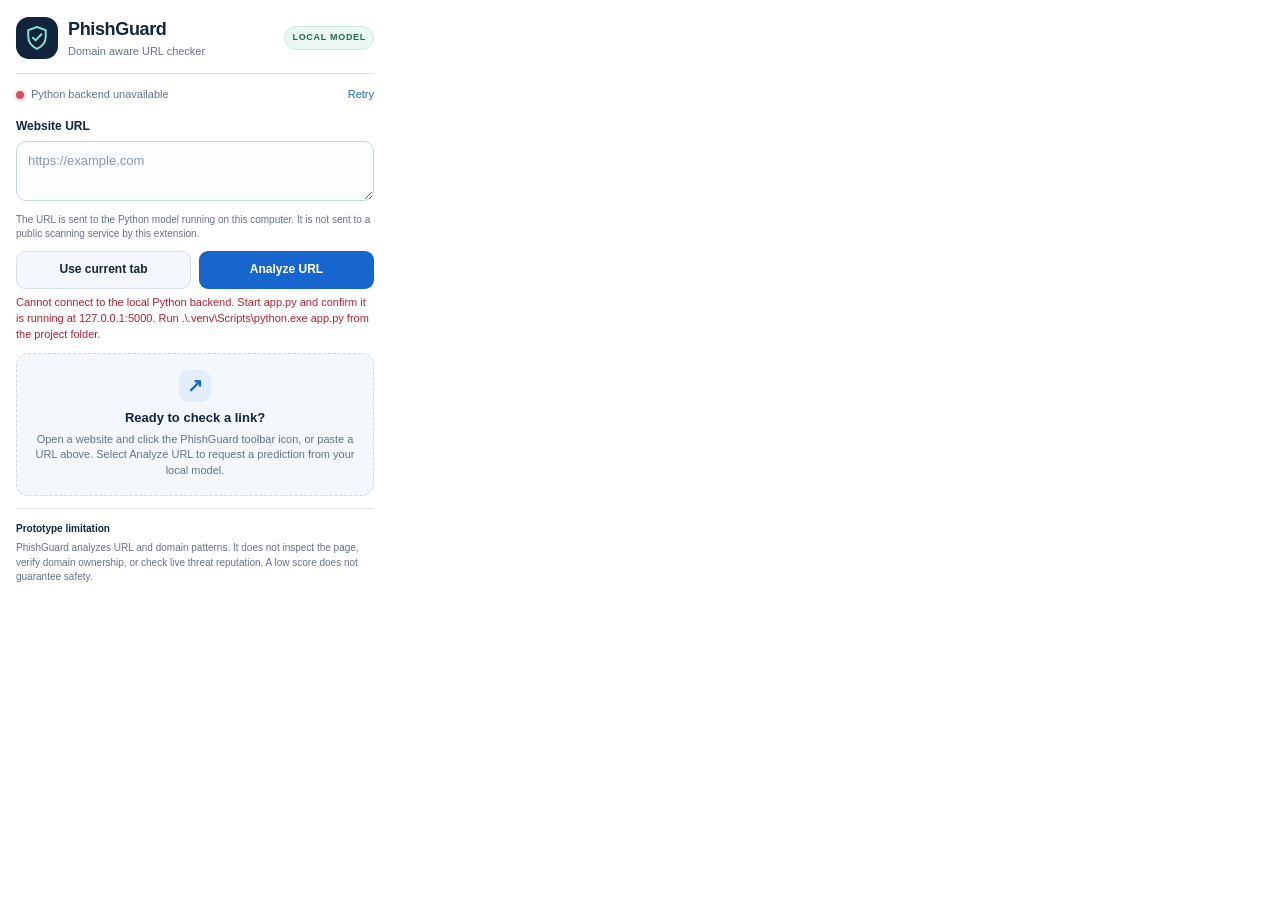
<file: browser_extension/popup.html>
<!doctype html>
<html lang="en">
<head>
  <meta charset="utf-8">
  <meta name="viewport" content="width=device-width, initial-scale=1">
  <title>PhishGuard</title>
  <link rel="stylesheet" href="popup.css">
  <script src="popup.js" defer></script>
</head>
<body>
  <main class="app-shell">
    <header class="topbar">
      <div class="brand-icon" aria-hidden="true">
        <svg viewBox="0 0 32 32" role="img">
          <path d="M16 3.4 26 7v7.2c0 6.4-4.2 11.4-10 14.2C10.2 25.6 6 20.6 6 14.2V7Z" fill="none" stroke="currentColor" stroke-width="2.2" stroke-linejoin="round"/>
          <path d="m11.2 15.6 3.1 3.2 6.8-7.1" fill="none" stroke="currentColor" stroke-width="2.2" stroke-linecap="round" stroke-linejoin="round"/>
        </svg>
      </div>
      <div class="brand-copy">
        <h1>PhishGuard</h1>
        <p>Domain aware URL checker</p>
      </div>
      <span class="local-tag">LOCAL MODEL</span>
    </header>

    <section class="connection-row" aria-live="polite">
      <span id="connection-dot" class="connection-dot"></span>
      <span id="connection-text">Checking local model...</span>
      <button id="retry-health" class="text-button" type="button" title="Check backend connection again">Retry</button>
    </section>

    <section class="scan-section">
      <label for="url-input" class="field-label">Website URL</label>
      <textarea id="url-input" rows="2" maxlength="2048" spellcheck="false" autocomplete="off" placeholder="https://example.com" aria-describedby="url-help"></textarea>
      <p id="url-help" class="field-help">The URL is sent to the Python model running on this computer. It is not sent to a public scanning service by this extension.</p>
      <div class="button-row">
        <button id="current-tab-btn" class="button button-secondary" type="button">Use current tab</button>
        <button id="scan-btn" class="button button-primary" type="button">Analyze URL</button>
      </div>
      <p id="status-message" class="status-message" role="status" aria-live="polite"></p>
    </section>

    <section id="result-panel" class="result-panel hidden" aria-live="polite">
      <div class="verdict-head">
        <div id="verdict-icon" class="verdict-icon" aria-hidden="true">?</div>
        <div class="verdict-copy">
          <p id="verdict-eyebrow" class="eyebrow">ANALYSIS RESULT</p>
          <h2 id="verdict-title">Result</h2>
        </div>
      </div>
      <p id="result-explanation" class="result-explanation"></p>

      <div class="score-card">
        <div class="score-label-row">
          <span>Estimated phishing score</span>
          <strong id="phishing-score">Not available</strong>
        </div>
        <div class="score-track" role="progressbar" aria-label="Estimated phishing score" aria-valuemin="0" aria-valuemax="100" aria-valuenow="0" id="score-progress">
          <div id="score-fill" class="score-fill"></div>
        </div>
        <p class="score-note">This is a model estimate, not a verified probability or proof that the site is safe or malicious.</p>
        <p id="raw-model-note" class="raw-model-note hidden"></p>
      </div>

      <details class="analysis-details" open>
        <summary>Domain analysis</summary>
        <dl class="facts-list">
          <div><dt>Hostname</dt><dd id="hostname-value">Not available</dd></div>
          <div><dt>Registered domain</dt><dd id="registered-domain-value">Not available</dd></div>
          <div><dt>Public suffix</dt><dd id="public-suffix-value">Not available</dd></div>
          <div><dt>Subdomain levels</dt><dd id="subdomain-count-value">Not available</dd></div>
        </dl>
        <ul id="domain-indicators" class="indicator-list"></ul>
      </details>

      <details class="analysis-details">
        <summary>URL structure analysis</summary>
        <dl class="facts-list">
          <div><dt>Path depth</dt><dd id="path-depth-value">Not available</dd></div>
          <div><dt>Query parameters</dt><dd id="query-count-value">Not available</dd></div>
        </dl>
        <ul id="url-indicators" class="indicator-list"></ul>
      </details>
    </section>

    <section id="empty-panel" class="empty-panel">
      <div class="empty-icon" aria-hidden="true">↗</div>
      <h2>Ready to check a link?</h2>
      <p>Open a website and click the PhishGuard toolbar icon, or paste a URL above. Select Analyze URL to request a prediction from your local model.</p>
    </section>

    <footer class="footer-note">
      <strong>Prototype limitation</strong>
      <p>PhishGuard analyzes URL and domain patterns. It does not inspect the page, verify domain ownership, or check live threat reputation. A low score does not guarantee safety.</p>
    </footer>
  </main>
</body>
</html>
</file>
<file: browser_extension/popup.css>
:root {
  color-scheme: light;
  --ink: #14253e;
  --muted: #64748b;
  --line: #dbe4ef;
  --soft: #f4f7fb;
  --navy: #11233d;
  --blue: #1766cf;
  --blue-dark: #0e4fa9;
  --green: #16794b;
  --green-bg: #eaf7ef;
  --amber: #985c09;
  --amber-bg: #fff6e4;
  --red: #b42332;
  --red-bg: #fff0f0;
}

* { box-sizing: border-box; }
html, body { margin: 0; width: 390px; min-width: 350px; max-width: 430px; }
body { background: #fff; color: var(--ink); font-family: Inter, "Segoe UI", Arial, sans-serif; font-size: 13px; line-height: 1.45; }
button, textarea { font: inherit; }
button { cursor: pointer; }
button:focus-visible, textarea:focus-visible, summary:focus-visible { outline: 3px solid #8dc0ff; outline-offset: 2px; }
.app-shell { padding: 16px; }
.topbar { display: flex; align-items: center; gap: 10px; padding-bottom: 13px; border-bottom: 1px solid var(--line); }
.brand-icon { width: 42px; height: 42px; display: grid; place-items: center; color: #8ae3d0; background: var(--navy); border-radius: 13px; flex: 0 0 auto; }
.brand-icon svg { width: 28px; height: 28px; }
.brand-copy { flex: 1; min-width: 0; }
h1 { margin: 0; font-size: 18px; letter-spacing: -.35px; }
.brand-copy p { margin: 2px 0 0; color: var(--muted); font-size: 11px; }
.local-tag { color: #236b55; background: #eaf7f2; border: 1px solid #cdeadd; font-size: 9px; font-weight: 800; letter-spacing: .7px; border-radius: 999px; padding: 4px 7px; white-space: nowrap; }
.connection-row { display: flex; align-items: center; gap: 7px; padding: 10px 0 12px; color: var(--muted); font-size: 11px; }
.connection-dot { width: 8px; height: 8px; border-radius: 50%; background: #d39a34; flex: 0 0 auto; }
.connection-dot.online { background: #22a06b; box-shadow: 0 0 0 3px #e2f5eb; }
.connection-dot.offline { background: #d84d58; box-shadow: 0 0 0 3px #ffeded; }
.text-button { margin-left: auto; color: var(--blue); border: 0; background: transparent; font-size: 11px; padding: 3px 0 3px 6px; }
.field-label { display: block; font-size: 12px; font-weight: 750; margin-bottom: 6px; }
textarea { resize: vertical; width: 100%; min-height: 58px; max-height: 120px; padding: 10px 11px; border: 1px solid #c8d4e4; border-radius: 10px; color: var(--ink); background: #fbfdff; overflow-wrap: anywhere; }
textarea::placeholder { color: #8a99ad; }
.field-help { color: var(--muted); font-size: 10px; line-height: 1.4; margin: 6px 0 10px; }
.button-row { display: grid; grid-template-columns: 1fr 1fr; gap: 8px; }
.button { min-height: 38px; border-radius: 9px; border: 1px solid transparent; font-weight: 750; font-size: 12px; padding: 9px 10px; transition: background .15s ease, transform .15s ease; }
.button:active { transform: translateY(1px); }
.button:disabled { cursor: wait; opacity: .65; }
.button-primary { color: #fff; background: var(--blue); }
.button-primary:hover:not(:disabled) { background: var(--blue-dark); }
.button-secondary { color: var(--ink); background: #f4f7fb; border-color: #d5e0ed; }
.button-secondary:hover:not(:disabled) { background: #eaf0f8; }
.status-message { margin: 6px 0 0; min-height: 0; color: var(--muted); font-size: 11px; }
.status-message.error { color: var(--red); }
.status-message.success { color: var(--green); }
.hidden { display: none !important; }
.empty-panel { margin: 10px 0; padding: 16px 14px; text-align: center; background: var(--soft); border: 1px dashed #ced9e8; border-radius: 12px; }
.empty-icon { width: 32px; height: 32px; display: grid; place-items: center; margin: 0 auto 7px; background: #e1edfb; color: var(--blue); border-radius: 10px; font-weight: 800; font-size: 19px; }
.empty-panel h2 { margin: 0 0 4px; font-size: 13px; }
.empty-panel p { margin: 0; color: var(--muted); font-size: 11px; }
.result-panel { margin-top: 10px; }
.verdict-head { display: flex; gap: 10px; align-items: center; padding: 12px; border-radius: 12px; border: 1px solid var(--line); background: #f7faff; }
.verdict-icon { width: 36px; height: 36px; flex: 0 0 auto; display: grid; place-items: center; border-radius: 11px; background: #e0ebf9; color: #1a61ae; font-size: 19px; font-weight: 800; }
.verdict-head.phishing { background: var(--red-bg); border-color: #f2c4c7; }
.verdict-head.phishing .verdict-icon { color: var(--red); background: #ffdbde; }
.verdict-head.review { background: var(--amber-bg); border-color: #f0d69f; }
.verdict-head.review .verdict-icon { color: var(--amber); background: #ffe9b8; }
.verdict-head.recognized { background: var(--green-bg); border-color: #bfe5cd; }
.verdict-head.recognized .verdict-icon { color: var(--green); background: #d4f0df; }
.verdict-head.no-indicators { background: var(--green-bg); border-color: #bfe5cd; }
.verdict-head.no-indicators .verdict-icon { color: var(--green); background: #d4f0df; }
.eyebrow { margin: 0 0 2px; color: var(--muted); font-size: 9px; font-weight: 850; letter-spacing: 1px; }
.verdict-copy h2 { margin: 0; font-size: 14px; line-height: 1.35; }
.result-explanation { margin: 9px 1px 11px; color: #4b5d75; font-size: 11px; }
.score-card { padding: 11px 12px; background: #fbfcfe; border: 1px solid var(--line); border-radius: 11px; }
.score-label-row { display: flex; justify-content: space-between; gap: 10px; align-items: center; font-size: 11px; color: var(--muted); }
.score-label-row strong { color: var(--ink); font-size: 17px; }
.score-track { height: 7px; overflow: hidden; border-radius: 99px; background: #e8edf4; margin-top: 8px; }
.score-fill { height: 100%; width: 0; border-radius: inherit; background: #d38a27; transition: width .25s ease; }
.score-fill.high { background: #d44750; }
.score-fill.low { background: #24956b; }
.score-note { margin: 7px 0 0; font-size: 10px; color: var(--muted); }
.raw-model-note { margin: 6px 0 0; color: var(--amber); font-size: 10px; font-weight: 650; }
.analysis-details { margin-top: 8px; border: 1px solid var(--line); border-radius: 10px; padding: 9px 10px; }
.analysis-details summary { list-style: none; cursor: pointer; font-weight: 800; font-size: 12px; display: flex; align-items: center; justify-content: space-between; }
.analysis-details summary::-webkit-details-marker { display: none; }
.analysis-details summary::after { content: "+"; color: var(--muted); font-size: 16px; font-weight: 400; }
.analysis-details[open] summary::after { content: "−"; }
.facts-list { margin: 9px 0 0; }
.facts-list div { display: grid; grid-template-columns: 112px minmax(0, 1fr); gap: 7px; padding: 4px 0; border-top: 1px solid #eef2f7; }
.facts-list dt { color: var(--muted); font-size: 10px; }
.facts-list dd { margin: 0; font-size: 10px; font-weight: 650; overflow-wrap: anywhere; text-align: right; }
.indicator-list { list-style: none; margin: 8px 0 0; padding: 0; display: grid; gap: 6px; }
.indicator-list li { position: relative; padding-left: 14px; font-size: 10px; color: #46566d; }
.indicator-list li::before { content: ""; position: absolute; top: 5px; left: 1px; width: 5px; height: 5px; border-radius: 50%; background: #7190b6; }
.footer-note { margin-top: 12px; border-top: 1px solid var(--line); padding-top: 10px; }
.footer-note strong { font-size: 10px; }
.footer-note p { margin: 3px 0 0; color: var(--muted); font-size: 10px; line-height: 1.45; }
</file>
